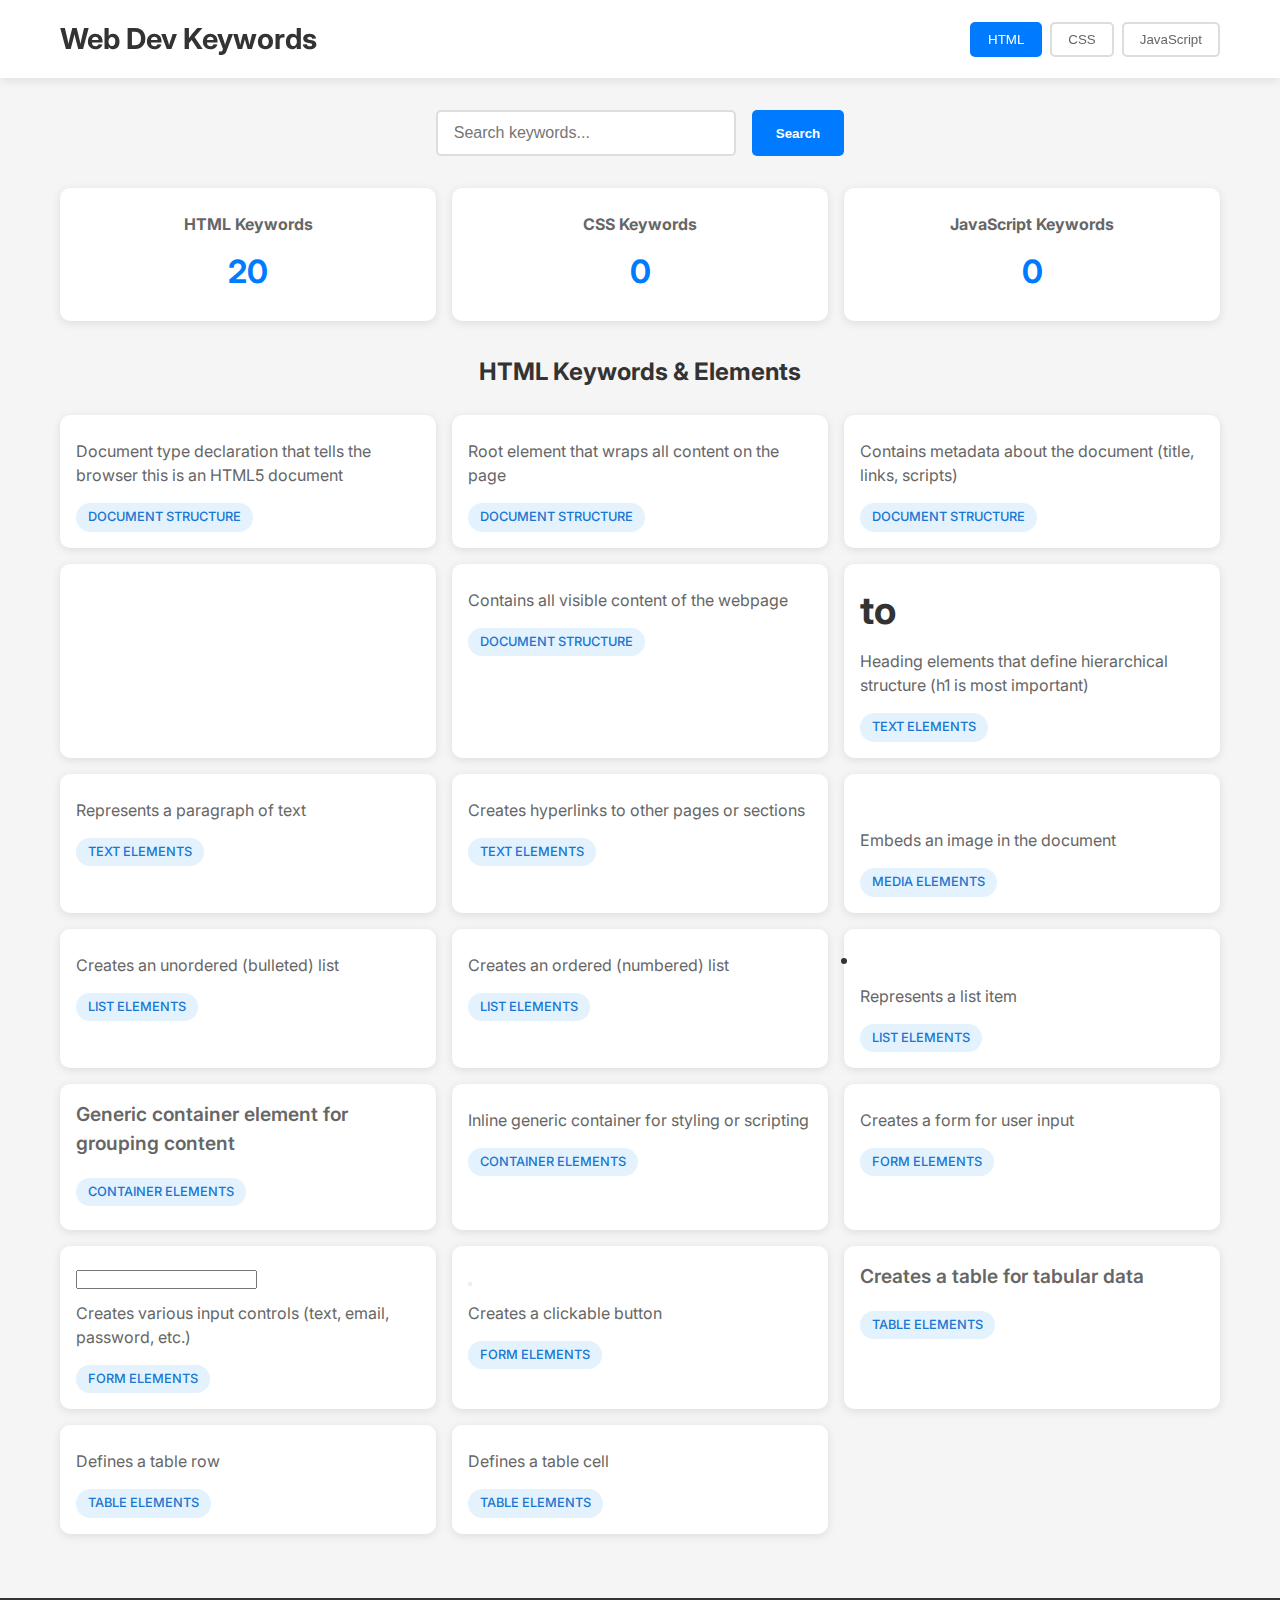
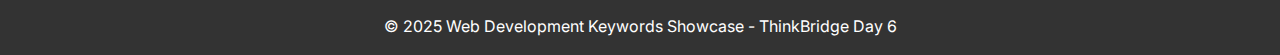
<file: Day 6/Session 1/index.html>
<!DOCTYPE html>
<html lang="en">
<head>
    <meta charset="UTF-8">
    <meta name="viewport" content="width=device-width, initial-scale=1.0">
    <title>Web Development Keywords Showcase</title>
    <link rel="stylesheet" href="styles.css">
    <link href="https://fonts.googleapis.com/css2?family=Inter:wght@300;400;500;600;700&display=swap" rel="stylesheet">
</head>
<body>
    <header class="header">
        <div class="container">
            <h1 class="logo">Web Dev Keywords</h1>
            <nav class="nav">
                <button class="nav-btn active" data-section="html">HTML</button>
                <button class="nav-btn" data-section="css">CSS</button>
                <button class="nav-btn" data-section="javascript">JavaScript</button>
            </nav>
        </div>
    </header>

    <main class="main">
        <div class="container">
            <div class="search-container">
                <input type="text" id="searchInput" placeholder="Search keywords..." class="search-input">
                <button id="searchBtn" class="search-btn">Search</button>
            </div>

            <div class="stats">
                <div class="stat-card">
                    <h3>HTML Keywords</h3>
                    <span class="stat-number" id="htmlCount">0</span>
                </div>
                <div class="stat-card">
                    <h3>CSS Keywords</h3>
                    <span class="stat-number" id="cssCount">0</span>
                </div>
                <div class="stat-card">
                    <h3>JavaScript Keywords</h3>
                    <span class="stat-number" id="jsCount">0</span>
                </div>
            </div>

            <div class="content">
                <section id="html-section" class="keyword-section active">
                    <h2>HTML Keywords & Elements</h2>
                    <div class="keywords-grid" id="htmlKeywords">
                        <!-- HTML keywords will be populated by JavaScript -->
                    </div>
                </section>

                <section id="css-section" class="keyword-section">
                    <h2>CSS Properties & Selectors</h2>
                    <div class="keywords-grid" id="cssKeywords">
                        <!-- CSS keywords will be populated by JavaScript -->
                    </div>
                </section>

                <section id="javascript-section" class="keyword-section">
                    <h2>JavaScript Keywords & Methods</h2>
                    <div class="keywords-grid" id="jsKeywords">
                        <!-- JavaScript keywords will be populated by JavaScript -->
                    </div>
                </section>
            </div>
        </div>
    </main>

    <footer class="footer">
        <div class="container">
            <p>&copy; 2025 Web Development Keywords Showcase - ThinkBridge Day 6</p>
        </div>
    </footer>

    <script src="script.js"></script>
</body>
</html>
</file>
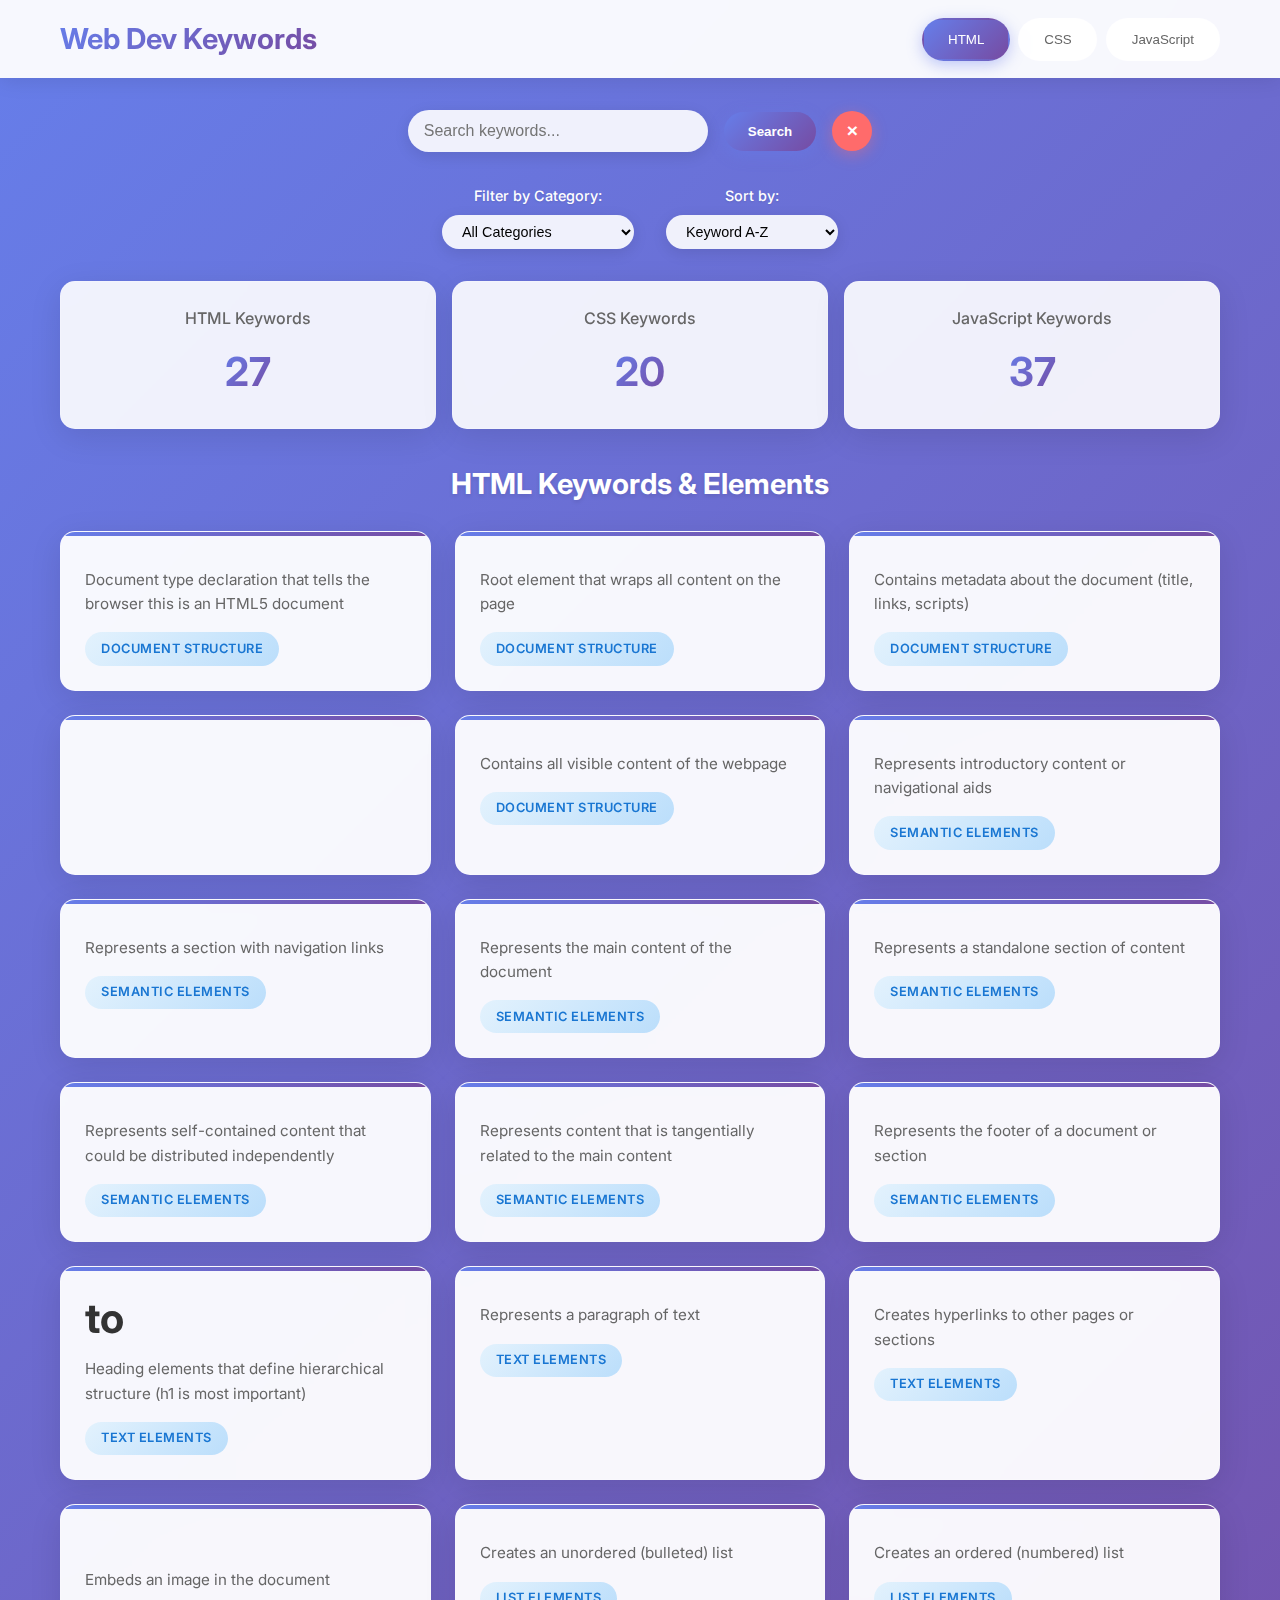
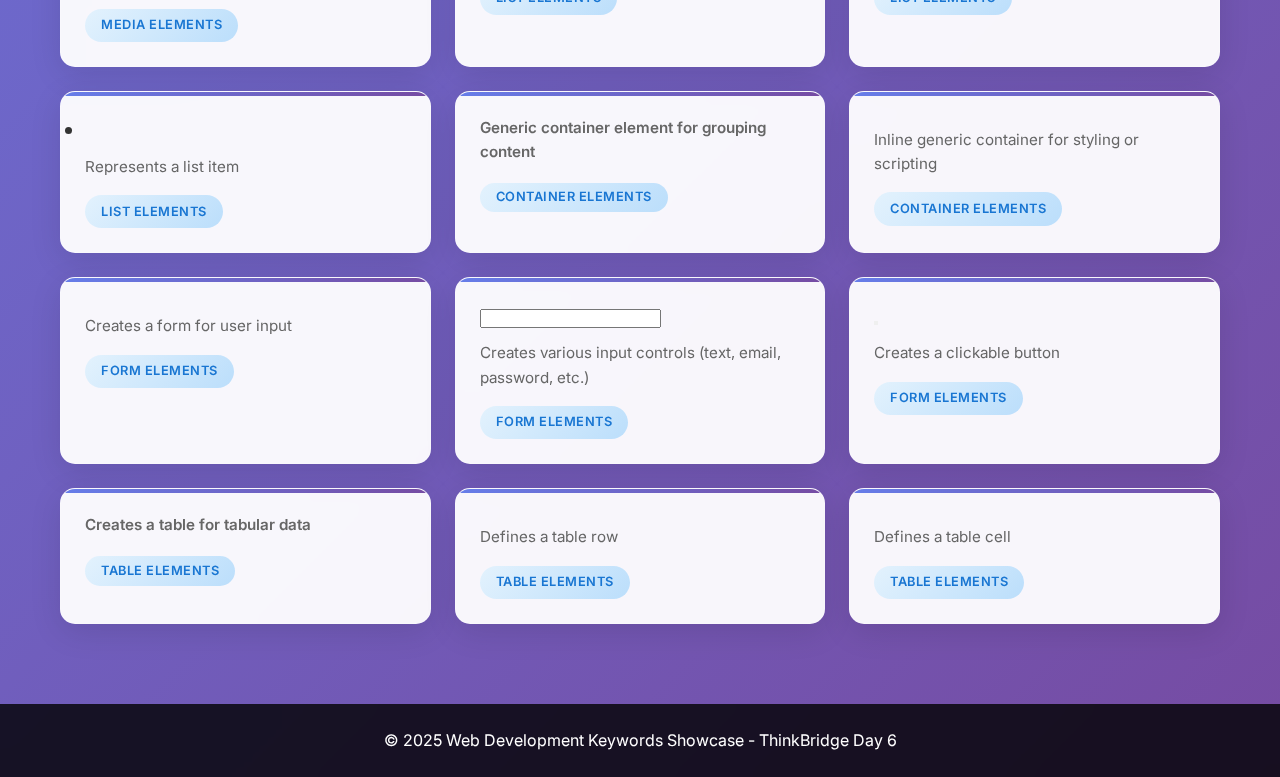
<file: Day 6/Session 4/index.html>
<!DOCTYPE html>
<html lang="en">
<head>
    <meta charset="UTF-8">
    <meta name="viewport" content="width=device-width, initial-scale=1.0">
    <title>Web Development Keywords Showcase</title>
    <link rel="stylesheet" href="styles.css">
    <link href="https://fonts.googleapis.com/css2?family=Inter:wght@300;400;500;600;700&display=swap" rel="stylesheet">
</head>
<body>
    <header class="header">
        <div class="container">
            <h1 class="logo">Web Dev Keywords</h1>
            <nav class="nav">
                <button class="nav-btn active" data-section="html">HTML</button>
                <button class="nav-btn" data-section="css">CSS</button>
                <button class="nav-btn" data-section="javascript">JavaScript</button>
            </nav>
        </div>
    </header>

    <main class="main">
        <div class="container">
            <div class="search-container">
                <input type="text" id="searchInput" placeholder="Search keywords..." class="search-input">
                <button id="searchBtn" class="search-btn">Search</button>
                <button id="clearBtn" class="clear-btn" title="Clear search">×</button>
            </div>

            <div class="filter-container">
                <div class="filter-group">
                    <label for="categoryFilter">Filter by Category:</label>
                    <select id="categoryFilter" class="filter-select">
                        <option value="">All Categories</option>
                        <option value="Document Structure">Document Structure</option>
                        <option value="Semantic Elements">Semantic Elements</option>
                        <option value="Text Elements">Text Elements</option>
                        <option value="Media Elements">Media Elements</option>
                        <option value="List Elements">List Elements</option>
                        <option value="Container Elements">Container Elements</option>
                        <option value="Form Elements">Form Elements</option>
                        <option value="Table Elements">Table Elements</option>
                        <option value="Typography">Typography</option>
                        <option value="Background">Background</option>
                        <option value="Layout">Layout</option>
                        <option value="Variable Declarations">Variable Declarations</option>
                        <option value="Function Declarations">Function Declarations</option>
                        <option value="Control Flow">Control Flow</option>
                        <option value="Loops">Loops</option>
                        <option value="Error Handling">Error Handling</option>
                    </select>
                </div>
                <div class="filter-group">
                    <label for="sortBy">Sort by:</label>
                    <select id="sortBy" class="filter-select">
                        <option value="keyword">Keyword A-Z</option>
                        <option value="category">Category</option>
                        <option value="description">Description Length</option>
                    </select>
                </div>
            </div>

            <div class="stats">
                <div class="stat-card">
                    <h3>HTML Keywords</h3>
                    <span class="stat-number" id="htmlCount">0</span>
                </div>
                <div class="stat-card">
                    <h3>CSS Keywords</h3>
                    <span class="stat-number" id="cssCount">0</span>
                </div>
                <div class="stat-card">
                    <h3>JavaScript Keywords</h3>
                    <span class="stat-number" id="jsCount">0</span>
                </div>
            </div>

            <div class="content">
                <section id="html-section" class="keyword-section active">
                    <h2>HTML Keywords & Elements</h2>
                    <div class="keywords-grid" id="htmlKeywords">
                        <!-- HTML keywords will be populated by JavaScript -->
                    </div>
                </section>

                <section id="css-section" class="keyword-section">
                    <h2>CSS Properties & Selectors</h2>
                    <div class="keywords-grid" id="cssKeywords">
                        <!-- CSS keywords will be populated by JavaScript -->
                    </div>
                </section>

                <section id="javascript-section" class="keyword-section">
                    <h2>JavaScript Keywords & Methods</h2>
                    <div class="keywords-grid" id="jsKeywords">
                        <!-- JavaScript keywords will be populated by JavaScript -->
                    </div>
                </section>
            </div>
        </div>
    </main>

    <footer class="footer">
        <div class="container">
            <p>&copy; 2025 Web Development Keywords Showcase - ThinkBridge Day 6</p>
        </div>
    </footer>

    <script src="script.js"></script>
</body>
</html>
</file>
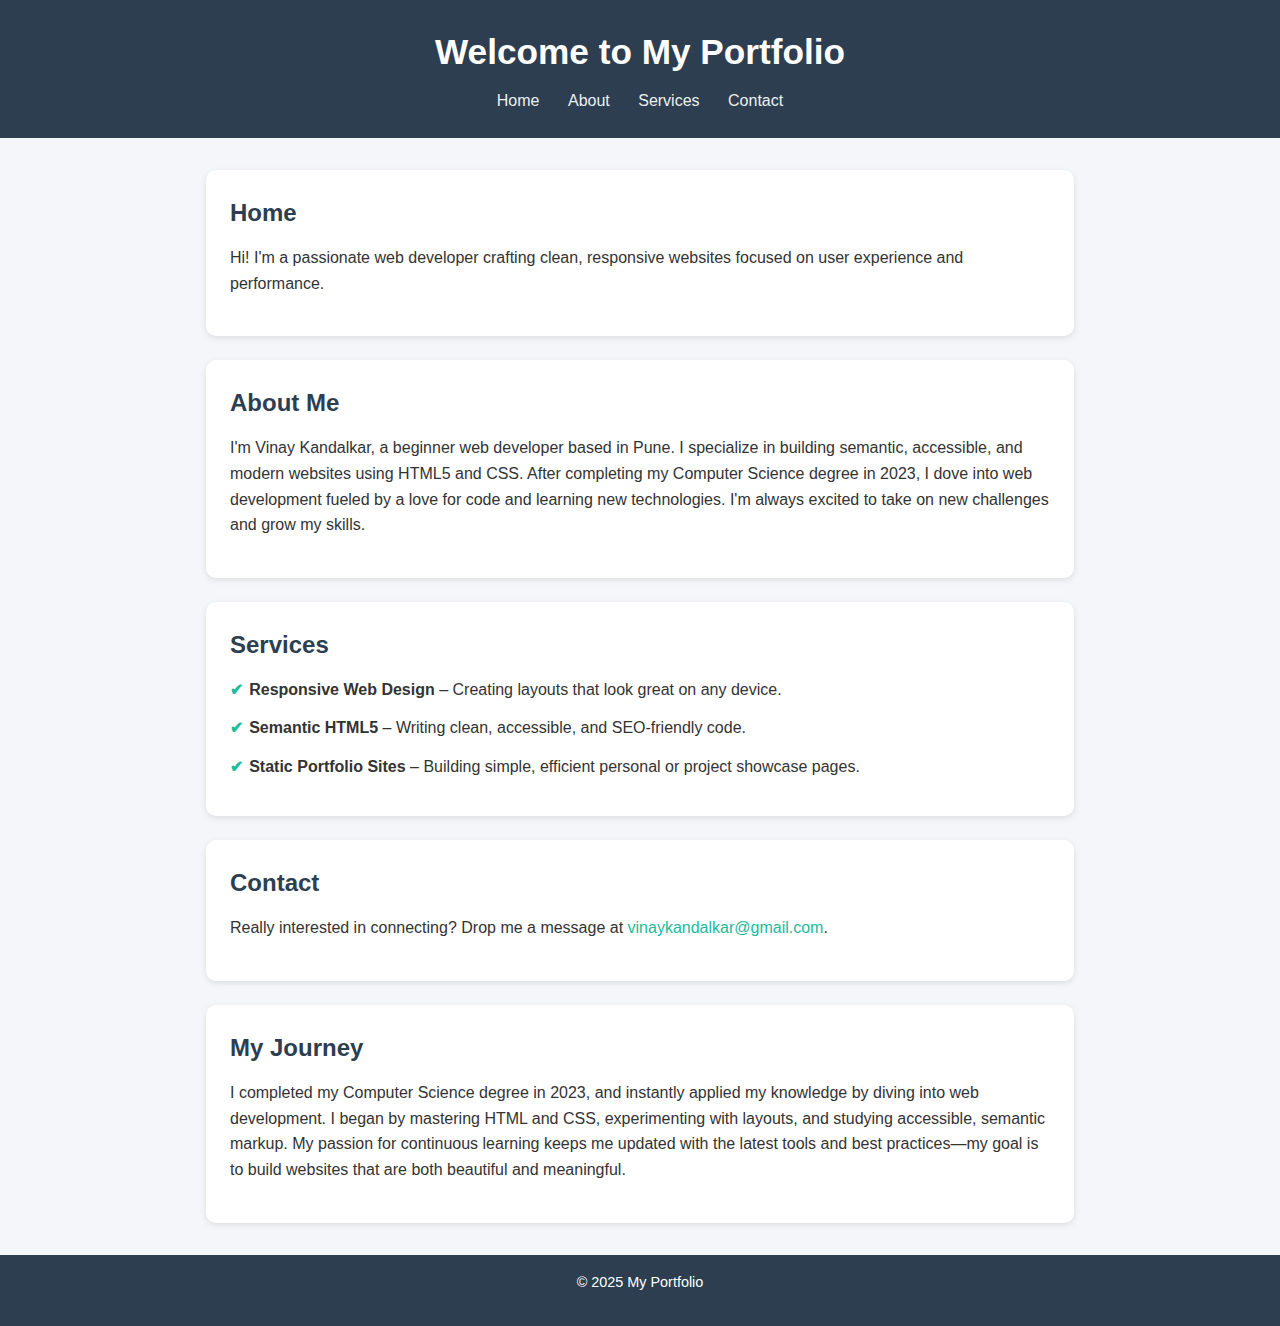
<file: Day 1/Session 2/Portfolio-site/index.html>
<!DOCTYPE html>
<html lang="en">
<head>
  <meta charset="UTF-8">
  <meta name="viewport" content="width=device-width, initial-scale=1.0">
  <title>My Portfolio</title>
  <link rel="stylesheet" href="../../Session 3/style.css">
</head>
<body>
  <header>
    <h1>Welcome to My Portfolio</h1>
    <nav>
        <a href="#home">Home</a>
        <a href="#about">About</a>
        <a href="#services">Services</a>
        <a href="#contact">Contact</a>

    </nav>
  </header>

  <main>
    <section id="home">
      <h2>Home</h2>
      <p>Hi! I'm a passionate web developer crafting clean, responsive websites focused on user experience and performance.</p>
    </section>

    <section id="about">
      <h2>About Me</h2>
      <p>I'm Vinay Kandalkar, a beginner web developer based in Pune. I specialize in building semantic, accessible, and modern websites using HTML5 and CSS. After completing my Computer Science degree in 2023, I dove into web development fueled by a love for code and learning new technologies. I'm always excited to take on new challenges and grow my skills.</p>
    </section>

    <section id="services">
      <h2>Services</h2>
      <ul>
        <li><strong>Responsive Web Design</strong> – Creating layouts that look great on any device.</li>
        <li><strong>Semantic HTML5</strong> – Writing clean, accessible, and SEO-friendly code.</li>
        <li><strong>Static Portfolio Sites</strong> – Building simple, efficient personal or project showcase pages.</li>
      </ul>
    </section>

    <section id="contact">
      <h2>Contact</h2>
      <p>Really interested in connecting? Drop me a message at <a href="mailto:vinaykandalkar@gmail.com">vinaykandalkar@gmail.com</a>.</p>
    </section>

    <article>
      <h2>My Journey</h2>
      <p>I completed my Computer Science degree in 2023, and instantly applied my knowledge by diving into web development. I began by mastering HTML and CSS, experimenting with layouts, and studying accessible, semantic markup. My passion for continuous learning keeps me updated with the latest tools and best practices—my goal is to build websites that are both beautiful and meaningful.</p>
    </article>
  </main>

  <footer>
    <p>&copy; 2025 My Portfolio</p>
  </footer>
</body>
</html>
</file>
<file: Day 6/Session 1/styles.css>
/* Reset and Base Styles */
* {
    margin: 0;
    padding: 0;
    box-sizing: border-box;
}

body {
    font-family: 'Inter', sans-serif;
    line-height: 1.6;
    color: #333;
    background: #f5f5f5;
    min-height: 100vh;
}

.container {
    max-width: 1200px;
    margin: 0 auto;
    padding: 0 20px;
}

/* Header Styles */
.header {
    background: white;
    box-shadow: 0 2px 10px rgba(0, 0, 0, 0.1);
    position: sticky;
    top: 0;
    z-index: 100;
}

.header .container {
    display: flex;
    justify-content: space-between;
    align-items: center;
    padding: 1rem 20px;
}

.logo {
    font-size: 1.8rem;
    font-weight: 700;
    color: #333;
}

.nav {
    display: flex;
    gap: 0.5rem;
}

.nav-btn {
    padding: 0.5rem 1rem;
    border: 2px solid #ddd;
    background: white;
    color: #666;
    border-radius: 5px;
    cursor: pointer;
    transition: all 0.3s ease;
}

.nav-btn:hover {
    border-color: #007bff;
    color: #007bff;
}

.nav-btn.active {
    background: #007bff;
    color: white;
    border-color: #007bff;
}

/* Main Content */
.main {
    padding: 2rem 0;
}

.search-container {
    display: flex;
    gap: 1rem;
    margin-bottom: 2rem;
    justify-content: center;
}

.search-input {
    padding: 0.75rem 1rem;
    border: 2px solid #ddd;
    border-radius: 5px;
    font-size: 1rem;
    width: 300px;
}

.search-btn {
    padding: 0.75rem 1.5rem;
    background: #007bff;
    color: white;
    border: none;
    border-radius: 5px;
    cursor: pointer;
    font-weight: 600;
    transition: all 0.3s ease;
}

.search-btn:hover {
    background: #0056b3;
}

/* Stats */
.stats {
    display: grid;
    grid-template-columns: repeat(auto-fit, minmax(200px, 1fr));
    gap: 1rem;
    margin-bottom: 2rem;
}

.stat-card {
    background: white;
    padding: 1.5rem;
    border-radius: 10px;
    text-align: center;
    box-shadow: 0 2px 10px rgba(0, 0, 0, 0.1);
}

.stat-card h3 {
    margin-bottom: 0.5rem;
    color: #666;
    font-size: 1rem;
}

.stat-number {
    font-size: 2rem;
    font-weight: 700;
    color: #007bff;
}

/* Keywords Grid */
.keyword-section {
    display: none;
}

.keyword-section.active {
    display: block;
}

.keyword-section h2 {
    margin-bottom: 1.5rem;
    color: #333;
    font-size: 1.5rem;
    text-align: center;
}

.keywords-grid {
    display: grid;
    grid-template-columns: repeat(auto-fill, minmax(300px, 1fr));
    gap: 1rem;
}

.keyword-card {
    background: white;
    border-radius: 10px;
    padding: 1rem;
    box-shadow: 0 2px 10px rgba(0, 0, 0, 0.1);
    transition: transform 0.3s ease;
}

.keyword-card:hover {
    transform: translateY(-5px);
}

.keyword-title {
    font-size: 1.2rem;
    font-weight: 600;
    color: #333;
    margin-bottom: 0.5rem;
}

.keyword-description {
    color: #666;
    margin-bottom: 1rem;
    line-height: 1.5;
}

.keyword-category {
    display: inline-block;
    padding: 0.25rem 0.75rem;
    border-radius: 15px;
    font-size: 0.8rem;
    font-weight: 500;
    text-transform: uppercase;
}

.category-html {
    background: #e3f2fd;
    color: #1976d2;
}

.category-css {
    background: #f3e5f5;
    color: #7b1fa2;
}

.category-javascript {
    background: #fff3e0;
    color: #f57c00;
}

/* Footer */
.footer {
    background: #333;
    color: white;
    text-align: center;
    padding: 1rem 0;
    margin-top: 2rem;
}

/* Responsive Design */
@media (max-width: 768px) {
    .header .container {
        flex-direction: column;
        gap: 1rem;
    }
    
    .search-container {
        flex-direction: column;
        align-items: center;
    }
    
    .search-input {
        width: 100%;
        max-width: 300px;
    }
    
    .stats {
        grid-template-columns: 1fr;
    }
    
    .keywords-grid {
        grid-template-columns: 1fr;
    }
}
</file>
<file: Day 6/Session 4/styles.css>
/* Reset and Base Styles */
* {
    margin: 0;
    padding: 0;
    box-sizing: border-box;
}

body {
    font-family: 'Inter', sans-serif;
    line-height: 1.6;
    color: #333;
    background: linear-gradient(135deg, #667eea 0%, #764ba2 100%);
    min-height: 100vh;
}

.container {
    max-width: 1200px;
    margin: 0 auto;
    padding: 0 20px;
}

/* Header Styles */
.header {
    background: rgba(255, 255, 255, 0.95);
    backdrop-filter: blur(10px);
    box-shadow: 0 2px 20px rgba(0, 0, 0, 0.1);
    position: sticky;
    top: 0;
    z-index: 100;
}

.header .container {
    display: flex;
    justify-content: space-between;
    align-items: center;
    padding: 1rem 20px;
}

.logo {
    font-size: 1.8rem;
    font-weight: 700;
    background: linear-gradient(135deg, #667eea, #764ba2);
    -webkit-background-clip: text;
    -webkit-text-fill-color: transparent;
    background-clip: text;
}

.nav {
    display: flex;
    gap: 0.5rem;
}

.nav-btn {
    padding: 0.75rem 1.5rem;
    border: 2px solid transparent;
    background: rgba(255, 255, 255, 0.1);
    color: #666;
    border-radius: 25px;
    cursor: pointer;
    font-weight: 500;
    transition: all 0.3s ease;
    backdrop-filter: blur(10px);
}

.nav-btn:hover {
    background: rgba(255, 255, 255, 0.2);
    transform: translateY(-2px);
}

.nav-btn.active {
    background: linear-gradient(135deg, #667eea, #764ba2);
    color: white;
    box-shadow: 0 4px 15px rgba(102, 126, 234, 0.4);
}

/* Main Content */
.main {
    padding: 2rem 0;
}

.search-container {
    display: flex;
    gap: 1rem;
    margin-bottom: 2rem;
    justify-content: center;
    align-items: center;
    position: relative;
}

.search-input {
    padding: 0.75rem 1rem;
    border: none;
    border-radius: 25px;
    font-size: 1rem;
    width: 300px;
    background: rgba(255, 255, 255, 0.9);
    backdrop-filter: blur(10px);
    box-shadow: 0 4px 15px rgba(0, 0, 0, 0.1);
    transition: all 0.3s ease;
}

.search-input:focus {
    outline: none;
    box-shadow: 0 6px 20px rgba(0, 0, 0, 0.15);
    transform: translateY(-2px);
}

.search-btn {
    padding: 0.75rem 1.5rem;
    background: linear-gradient(135deg, #667eea, #764ba2);
    color: white;
    border: none;
    border-radius: 25px;
    cursor: pointer;
    font-weight: 600;
    transition: all 0.3s ease;
    box-shadow: 0 4px 15px rgba(102, 126, 234, 0.4);
}

.search-btn:hover {
    transform: translateY(-2px);
    box-shadow: 0 6px 20px rgba(102, 126, 234, 0.6);
}

.clear-btn {
    padding: 0.75rem;
    background: #ff6b6b;
    color: white;
    border: none;
    border-radius: 50%;
    cursor: pointer;
    font-size: 1.2rem;
    font-weight: bold;
    width: 40px;
    height: 40px;
    display: flex;
    align-items: center;
    justify-content: center;
    transition: all 0.3s ease;
    box-shadow: 0 4px 15px rgba(255, 107, 107, 0.4);
}

.clear-btn:hover {
    transform: translateY(-2px);
    box-shadow: 0 6px 20px rgba(255, 107, 107, 0.6);
    background: #ff5252;
}

/* Filter Container */
.filter-container {
    display: flex;
    gap: 2rem;
    margin-bottom: 2rem;
    justify-content: center;
    flex-wrap: wrap;
}

.filter-group {
    display: flex;
    flex-direction: column;
    gap: 0.5rem;
    align-items: center;
}

.filter-group label {
    color: white;
    font-weight: 500;
    font-size: 0.9rem;
    text-shadow: 0 1px 2px rgba(0, 0, 0, 0.1);
}

.filter-select {
    padding: 0.5rem 1rem;
    border: none;
    border-radius: 20px;
    background: rgba(255, 255, 255, 0.9);
    backdrop-filter: blur(10px);
    box-shadow: 0 4px 15px rgba(0, 0, 0, 0.1);
    font-size: 0.9rem;
    cursor: pointer;
    transition: all 0.3s ease;
    min-width: 150px;
}

.filter-select:focus {
    outline: none;
    box-shadow: 0 6px 20px rgba(0, 0, 0, 0.15);
    transform: translateY(-2px);
}

/* Stats */
.stats {
    display: grid;
    grid-template-columns: repeat(auto-fit, minmax(200px, 1fr));
    gap: 1rem;
    margin-bottom: 2rem;
}

.stat-card {
    background: rgba(255, 255, 255, 0.9);
    padding: 1.5rem;
    border-radius: 15px;
    text-align: center;
    box-shadow: 0 8px 32px rgba(0, 0, 0, 0.1);
    backdrop-filter: blur(10px);
    border: 1px solid rgba(255, 255, 255, 0.2);
    transition: all 0.3s ease;
}

.stat-card:hover {
    transform: translateY(-5px);
    box-shadow: 0 12px 40px rgba(0, 0, 0, 0.15);
}

.stat-card h3 {
    margin-bottom: 0.5rem;
    color: #666;
    font-size: 1rem;
    font-weight: 500;
}

.stat-number {
    font-size: 2.5rem;
    font-weight: 700;
    background: linear-gradient(135deg, #667eea, #764ba2);
    -webkit-background-clip: text;
    -webkit-text-fill-color: transparent;
    background-clip: text;
}

/* Keywords Grid */
.keyword-section {
    display: none;
}

.keyword-section.active {
    display: block;
    animation: fadeIn 0.5s ease-in-out;
}

@keyframes fadeIn {
    from {
        opacity: 0;
        transform: translateY(20px);
    }
    to {
        opacity: 1;
        transform: translateY(0);
    }
}

.keyword-section h2 {
    margin-bottom: 1.5rem;
    color: white;
    font-size: 1.8rem;
    text-align: center;
    text-shadow: 0 2px 4px rgba(0, 0, 0, 0.1);
}

.keywords-grid {
    display: grid;
    grid-template-columns: repeat(auto-fill, minmax(300px, 1fr));
    gap: 1.5rem;
}

.keyword-card {
    background: rgba(255, 255, 255, 0.95);
    border-radius: 15px;
    padding: 1.5rem;
    box-shadow: 0 8px 32px rgba(0, 0, 0, 0.1);
    backdrop-filter: blur(10px);
    border: 1px solid rgba(255, 255, 255, 0.2);
    transition: all 0.3s ease;
    position: relative;
    overflow: hidden;
}

.keyword-card::before {
    content: '';
    position: absolute;
    top: 0;
    left: 0;
    right: 0;
    height: 4px;
    background: linear-gradient(135deg, #667eea, #764ba2);
}

.keyword-card:hover {
    transform: translateY(-8px);
    box-shadow: 0 12px 40px rgba(0, 0, 0, 0.15);
}

.keyword-title {
    font-size: 1.3rem;
    font-weight: 600;
    color: #333;
    margin-bottom: 0.75rem;
    line-height: 1.3;
}

.keyword-description {
    color: #666;
    margin-bottom: 1rem;
    line-height: 1.6;
    font-size: 0.95rem;
}

.keyword-category {
    display: inline-block;
    padding: 0.4rem 1rem;
    border-radius: 20px;
    font-size: 0.8rem;
    font-weight: 600;
    text-transform: uppercase;
    letter-spacing: 0.5px;
}

.category-html {
    background: linear-gradient(135deg, #e3f2fd, #bbdefb);
    color: #1976d2;
}

.category-css {
    background: linear-gradient(135deg, #f3e5f5, #e1bee7);
    color: #7b1fa2;
}

.category-javascript {
    background: linear-gradient(135deg, #fff3e0, #ffcc02);
    color: #f57c00;
}

/* Footer */
.footer {
    background: rgba(0, 0, 0, 0.8);
    color: white;
    text-align: center;
    padding: 1.5rem 0;
    margin-top: 3rem;
    backdrop-filter: blur(10px);
}

/* Responsive Design */
@media (max-width: 768px) {
    .header .container {
        flex-direction: column;
        gap: 1rem;
    }
    
    .search-container {
        flex-direction: column;
        align-items: center;
    }
    
    .search-input {
        width: 100%;
        max-width: 300px;
    }
    
    .filter-container {
        flex-direction: column;
        align-items: center;
        gap: 1rem;
    }
    
    .stats {
        grid-template-columns: 1fr;
    }
    
    .keywords-grid {
        grid-template-columns: 1fr;
    }
    
    .keyword-card {
        padding: 1rem;
    }
}
</file>
<file: Day 1/Session 3/style.css>
/* Reset some defaults */
    * {
      margin: 0;
      padding: 0;
      box-sizing: border-box;
      font-family: "Segoe UI", Tahoma, Geneva, Verdana, sans-serif;
    }

    body {
      line-height: 1.6;
      background: #f4f6f9;
      color: #333;
    }

    header {
      background: #2c3e50;
      color: #fff;
      padding: 1.5rem;
      text-align: center;
    }

    header h1 {
      margin-bottom: 0.5rem;
      font-size: 2.2rem;
    }

    nav a {
      color: #ecf0f1;
      margin: 0 12px;
      text-decoration: none;
      font-weight: 500;
      transition: color 0.3s ease;
    }

    nav a:hover {
      color: #1abc9c;
    }

    main {
      max-width: 900px;
      margin: 2rem auto;
      padding: 0 1rem;
    }

    section, article {
      background: #fff;
      padding: 1.5rem;
      margin-bottom: 1.5rem;
      border-radius: 10px;
      box-shadow: 0 2px 6px rgba(0,0,0,0.1);
    }

    h2 {
      margin-bottom: 0.8rem;
      color: #2c3e50;
    }

    p {
      margin-bottom: 1rem;
    }

    ul {
      list-style: none;
      padding-left: 0;
    }

    ul li {
      margin-bottom: 0.8rem;
      padding-left: 1.2rem;
      position: relative;
    }

    ul li::before {
      content: "✔";
      position: absolute;
      left: 0;
      color: #1abc9c;
      font-weight: bold;
    }

    a {
      color: #1abc9c;
      text-decoration: none;
    }

    a:hover {
      text-decoration: underline;
    }

    footer {
      background: #2c3e50;
      color: #fff;
      text-align: center;
      padding: 1rem;
      margin-top: 2rem;
    }

    footer p {
      font-size: 0.9rem;
    }

    /* Responsive */
    @media (max-width: 600px) {
      header h1 {
        font-size: 1.6rem;
      }
      nav a {
        display: block;
        margin: 8px 0;
      }
    }
</file>
